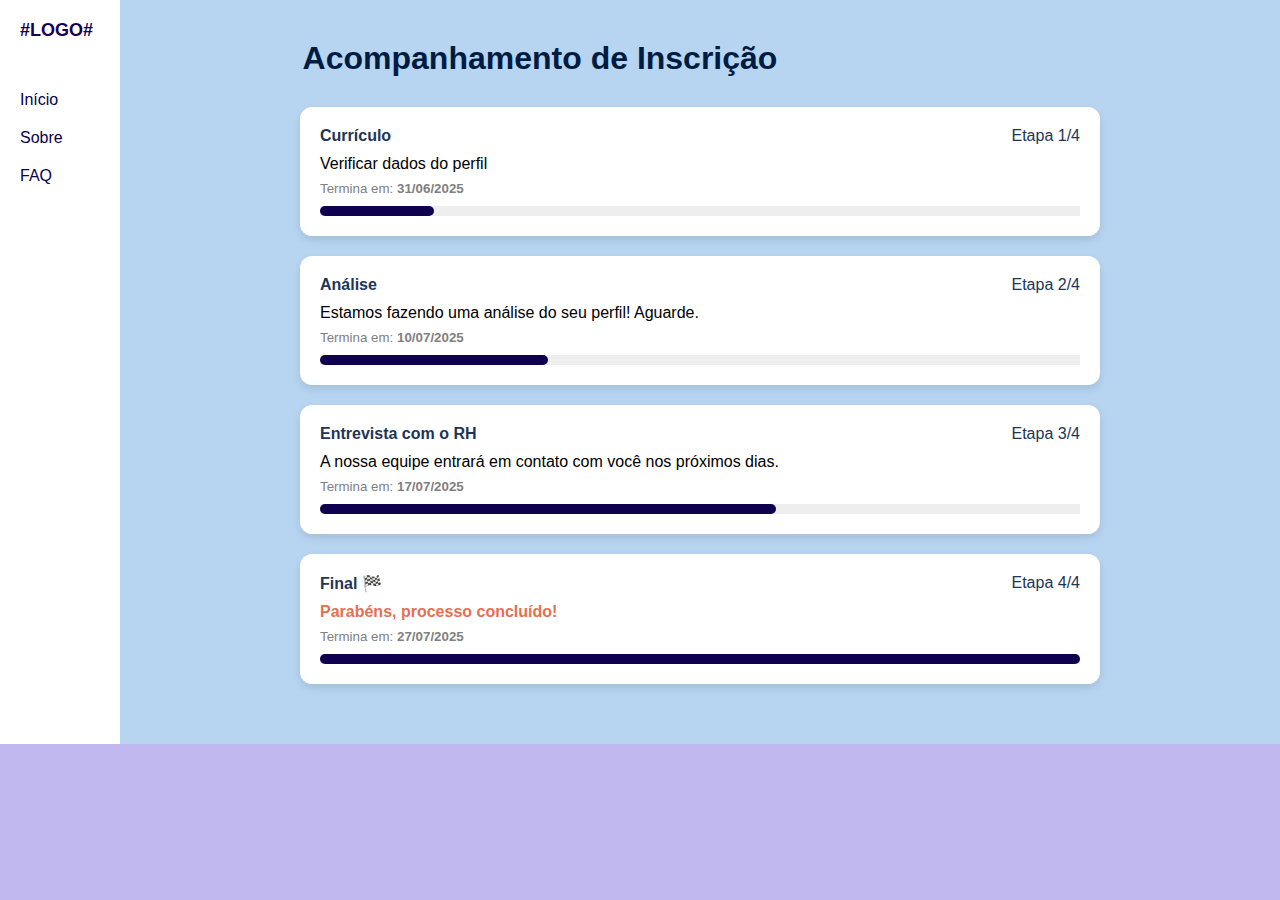
<file: acompanhar vagas/acompanhar.html>
<!DOCTYPE html>
<html lang="pt-BR">
<head>
  <meta charset="UTF-8" />
  <meta name="viewport" content="width=device-width, initial-scale=1.0" />
  <title>Acompanhamento de Inscrição</title>
  <link rel="stylesheet" href="acompanhar.css" />
</head>
<body>
  <div class="container">
    <aside class="barra-lateral">
      <div class="logo">#LOGO#</div>
      <nav>
        <ul class="menu">
          <li><a href="#">Início</a></li>
          <li><a href="#" class="ativo">Sobre</a></li>
          <li><a href="#">FAQ</a></li>
        </ul>
      </nav>
    </aside>

    <main class="conteudo">
      <h1 class="titulo">Acompanhamento de Inscrição</h1>

      <div class="etapa">
        <div class="cabecalho-etapa">
          <strong>Currículo</strong>
          <span>Etapa 1/4</span>
        </div>
        <p>Verificar dados do perfil</p>
        <small>Termina em: <strong>31/06/2025</strong></small>
        <div class="barra-progresso">
          <div class="progresso" style="width: 15%;"></div>
        </div>
      </div>

      <div class="etapa">
        <div class="cabecalho-etapa">
          <strong>Análise</strong>
          <span>Etapa 2/4</span>
        </div>
        <p>Estamos fazendo uma análise do seu perfil! Aguarde.</p>
        <small>Termina em: <strong>10/07/2025</strong></small>
        <div class="barra-progresso">
          <div class="progresso" style="width: 30%;"></div>
        </div>
      </div>

      <div class="etapa">
        <div class="cabecalho-etapa">
          <strong>Entrevista com o RH</strong>
          <span>Etapa 3/4</span>
        </div>
        <p>A nossa equipe entrará em contato com você nos próximos dias.</p>
        <small>Termina em: <strong>17/07/2025</strong></small>
        <div class="barra-progresso">
          <div class="progresso" style="width: 60%;"></div>
        </div>
      </div>

      <div class="etapa">
        <div class="cabecalho-etapa">
          <strong>Final 🏁</strong>
          <span>Etapa 4/4</span>
        </div>
        <p><span class="destaque">Parabéns, processo concluído!</span></p>
        <small>Termina em: <strong>27/07/2025</strong></small>
        <div class="barra-progresso">
          <div class="progresso" style="width: 100%;"></div>
        </div>
      </div>
    </main>
  </div>
</body>
</html>
</file>
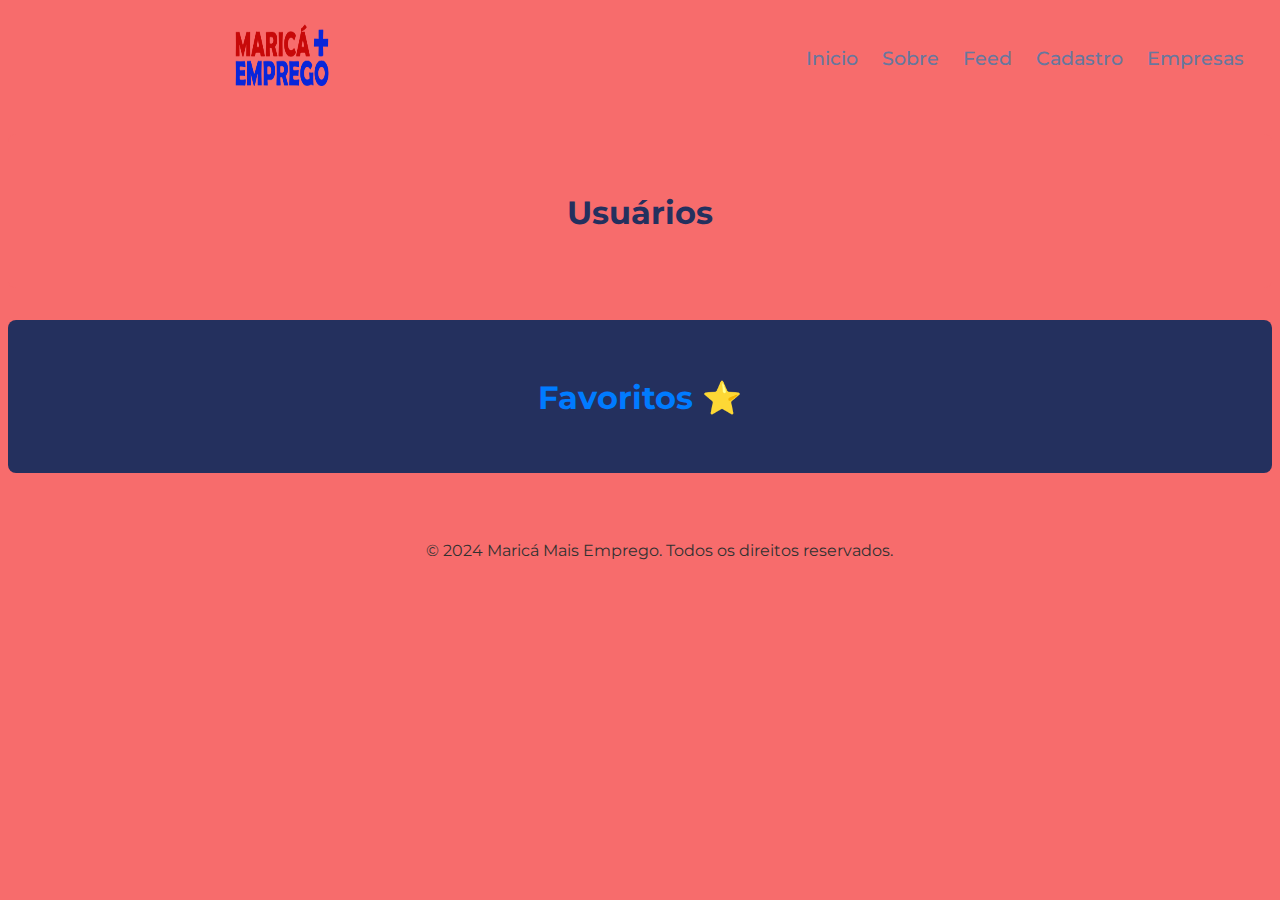
<file: feed/feed.html>
<!DOCTYPE html>
<html lang="PT-BR">
<head>
    <meta charset="UTF-8">
    <meta name="viewport" content="width=device-width, initial-scale=1.0">
    <title>Document</title>
    <link rel="stylesheet" href="feed.css">
</head>
<header>
        
        
    <div class="logo">
        <img src="./LOGO PROJETO.png" alt="LOGO" width="100px" >
    </div>
<nav id="nav">
        <button id="btn-mobile">
          Menu <span id="hamburger"></span> 
        </button>
        <ul id="menu" role="menu">
          <li><a href="/marica-mais-emprego-">Inicio</a></li>
          <li><a href="/marica-mais-emprego-">Sobre</a></li>
          <li><a href="/feed/feed.html">Feed</a></li>  
          <li><a href="/marica-mais-emprego-">Cadastro</a></li>
          <li><a href="/marica-mais-emprego-">Empresas</a></li>
            
        </ul>
      </nav>
    </header>

<body>
    <section id="usuarios">
        <h2>Usuários</h2>
        <div id="userList"></div>
    </section>
    
    <section id="favoritos">
        <h2>Favoritos ⭐</h2>
        <div id="favoriteList"></div>
    </section>
    
    <footer>
        <p>&copy; 2024 Maricá Mais Emprego. Todos os direitos reservados.</p>
    </footer>    
    

    
       
</body>
<script src="feed.js"></script> 
</html>
</file>
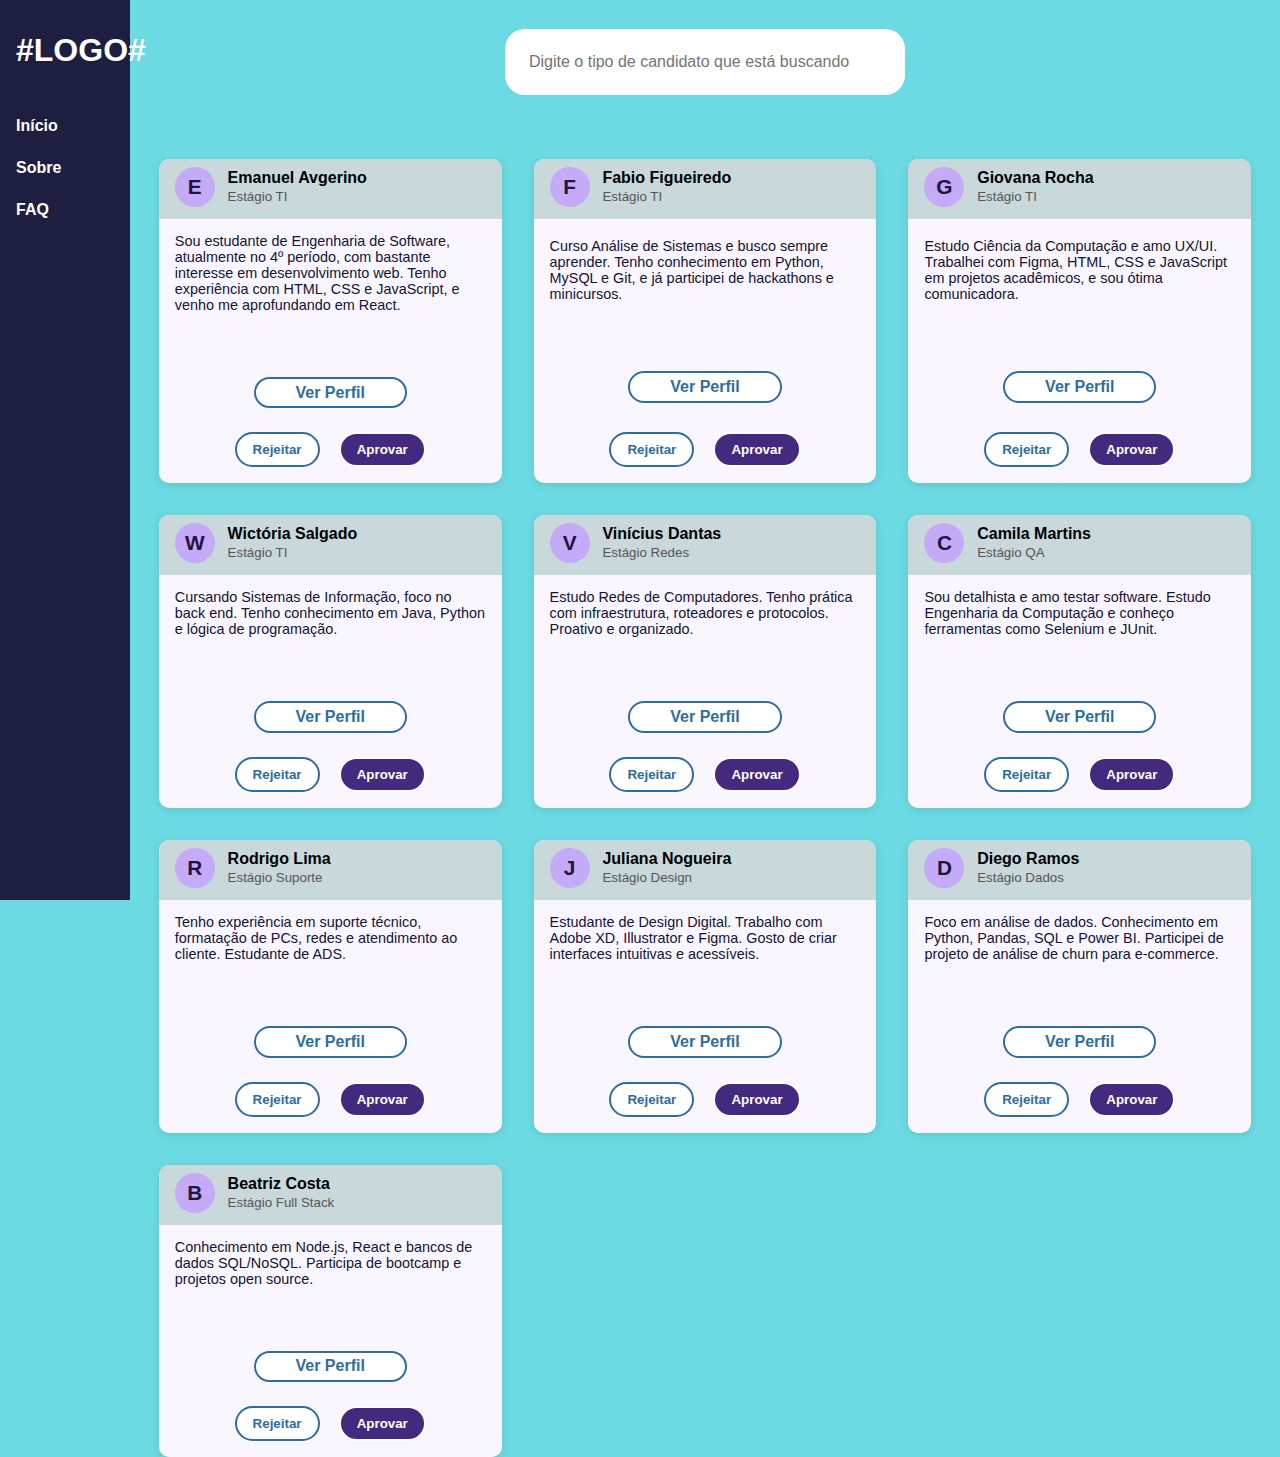
<file: tela feed/feed.html>
<!DOCTYPE html>
<html lang="pt-BR">
<head>
  <meta charset="UTF-8">
  <meta name="viewport" content="width=device-width, initial-scale=1.0">
  <title>Plataforma de Candidatos</title>
  <link rel="stylesheet" href="feed.css">
</head>
<body>
  <aside class="menu-lateral">
    <h1 class="logo">#LOGO#</h1>
    <nav class="navegacao">
      <a href="#">Início</a>
      <a href="#">Sobre</a>
      <a href="#">FAQ</a>
    </nav>
  </aside>
  <main class="conteudo-principal">
    <div class="caixa-pesquisa">
      <input type="text" placeholder="Digite o tipo de candidato que está buscando">
    </div>
    <div class="container-cartoes">
      <!-- Emanuel -->
      <div class="cartao">
        <div class="cabecalho-cartao">
          <div class="avatar">E</div>
          <div>
            <h3>Emanuel Avgerino</h3>
            <small>Estágio TI</small>
          </div>
        </div>
        <p>Sou estudante de Engenharia de Software, atualmente no 4º período, com bastante interesse em desenvolvimento web. Tenho experiência com HTML, CSS e JavaScript, e venho me aprofundando em React.</p>
        <a href="#" class="botao-link">Ver Perfil</a>
        <div class="botoes-cartao">
          <button class="botao-rejeitar">Rejeitar</button>
          <button class="botao-aprovar">Aprovar</button>
        </div>
      </div>
    
      <div class="cartao">
        <div class="cabecalho-cartao">
          <div class="avatar">F</div>
          <div>
            <h3>Fabio Figueiredo</h3>
            <small>Estágio TI</small>
          </div>
        </div>
        <p>Curso Análise de Sistemas e busco sempre aprender. Tenho conhecimento em Python, MySQL e Git, e já participei de hackathons e minicursos.</p>
        <a href="#" class="botao-link">Ver Perfil</a>
        <div class="botoes-cartao">
          <button class="botao-rejeitar">Rejeitar</button>
          <button class="botao-aprovar">Aprovar</button>
        </div>
      </div>
    
      <div class="cartao">
        <div class="cabecalho-cartao">
          <div class="avatar">G</div>
          <div>
            <h3>Giovana Rocha</h3>
            <small>Estágio TI</small>
          </div>
        </div>
        <p>Estudo Ciência da Computação e amo UX/UI. Trabalhei com Figma, HTML, CSS e JavaScript em projetos acadêmicos, e sou ótima comunicadora.</p>
        <a href="#" class="botao-link">Ver Perfil</a>
        <div class="botoes-cartao">
          <button class="botao-rejeitar">Rejeitar</button>
          <button class="botao-aprovar">Aprovar</button>
        </div>
      </div>
    
      <div class="cartao">
        <div class="cabecalho-cartao">
          <div class="avatar">W</div>
          <div>
            <h3>Wictória Salgado</h3>
            <small>Estágio TI</small>
          </div>
        </div>
        <p>Cursando Sistemas de Informação, foco no back end. Tenho conhecimento em Java, Python e lógica de programação.</p>
        <a href="#" class="botao-link">Ver Perfil</a>
        <div class="botoes-cartao">
          <button class="botao-rejeitar">Rejeitar</button>
          <button class="botao-aprovar">Aprovar</button>
        </div>
      </div>
    
      <div class="cartao">
        <div class="cabecalho-cartao">
          <div class="avatar">V</div>
          <div>
            <h3>Vinícius Dantas</h3>
            <small>Estágio Redes</small>
          </div>
        </div>
        <p>Estudo Redes de Computadores. Tenho prática com infraestrutura, roteadores e protocolos. Proativo e organizado.</p>
        <a href="#" class="botao-link">Ver Perfil</a>
        <div class="botoes-cartao">
          <button class="botao-rejeitar">Rejeitar</button>
          <button class="botao-aprovar">Aprovar</button>
        </div>
      </div>
    
      <div class="cartao">
        <div class="cabecalho-cartao">
          <div class="avatar">C</div>
          <div>
            <h3>Camila Martins</h3>
            <small>Estágio QA</small>
          </div>
        </div>
        <p>Sou detalhista e amo testar software. Estudo Engenharia da Computação e conheço ferramentas como Selenium e JUnit.</p>
        <a href="#" class="botao-link">Ver Perfil</a>
        <div class="botoes-cartao">
          <button class="botao-rejeitar">Rejeitar</button>
          <button class="botao-aprovar">Aprovar</button>
        </div>
      </div>
    
      <div class="cartao">
        <div class="cabecalho-cartao">
          <div class="avatar">R</div>
          <div>
            <h3>Rodrigo Lima</h3>
            <small>Estágio Suporte</small>
          </div>
        </div>
        <p>Tenho experiência em suporte técnico, formatação de PCs, redes e atendimento ao cliente. Estudante de ADS.</p>
        <a href="#" class="botao-link">Ver Perfil</a>
        <div class="botoes-cartao">
          <button class="botao-rejeitar">Rejeitar</button>
          <button class="botao-aprovar">Aprovar</button>
        </div>
      </div>
    
      <div class="cartao">
        <div class="cabecalho-cartao">
          <div class="avatar">J</div>
          <div>
            <h3>Juliana Nogueira</h3>
            <small>Estágio Design</small>
          </div>
        </div>
        <p>Estudante de Design Digital. Trabalho com Adobe XD, Illustrator e Figma. Gosto de criar interfaces intuitivas e acessíveis.</p>
        <a href="#" class="botao-link">Ver Perfil</a>
        <div class="botoes-cartao">
          <button class="botao-rejeitar">Rejeitar</button>
          <button class="botao-aprovar">Aprovar</button>
        </div>
      </div>
    
      <div class="cartao">
        <div class="cabecalho-cartao">
          <div class="avatar">D</div>
          <div>
            <h3>Diego Ramos</h3>
            <small>Estágio Dados</small>
          </div>
        </div>
        <p>Foco em análise de dados. Conhecimento em Python, Pandas, SQL e Power BI. Participei de projeto de análise de churn para e-commerce.</p>
        <a href="#" class="botao-link">Ver Perfil</a>
        <div class="botoes-cartao">
          <button class="botao-rejeitar">Rejeitar</button>
          <button class="botao-aprovar">Aprovar</button>
        </div>
      </div>
    
      <div class="cartao">
        <div class="cabecalho-cartao">
          <div class="avatar">B</div>
          <div>
            <h3>Beatriz Costa</h3>
            <small>Estágio Full Stack</small>
          </div>
        </div>
        <p>Conhecimento em Node.js, React e bancos de dados SQL/NoSQL. Participa de bootcamp e projetos open source.</p>
        <a href="#" class="botao-link">Ver Perfil</a>
        <div class="botoes-cartao">
          <button class="botao-rejeitar">Rejeitar</button>
          <button class="botao-aprovar">Aprovar</button>
        </div>
      </div>
    </div>
    
    </div>
  </main>
</body>
</html>
</file>
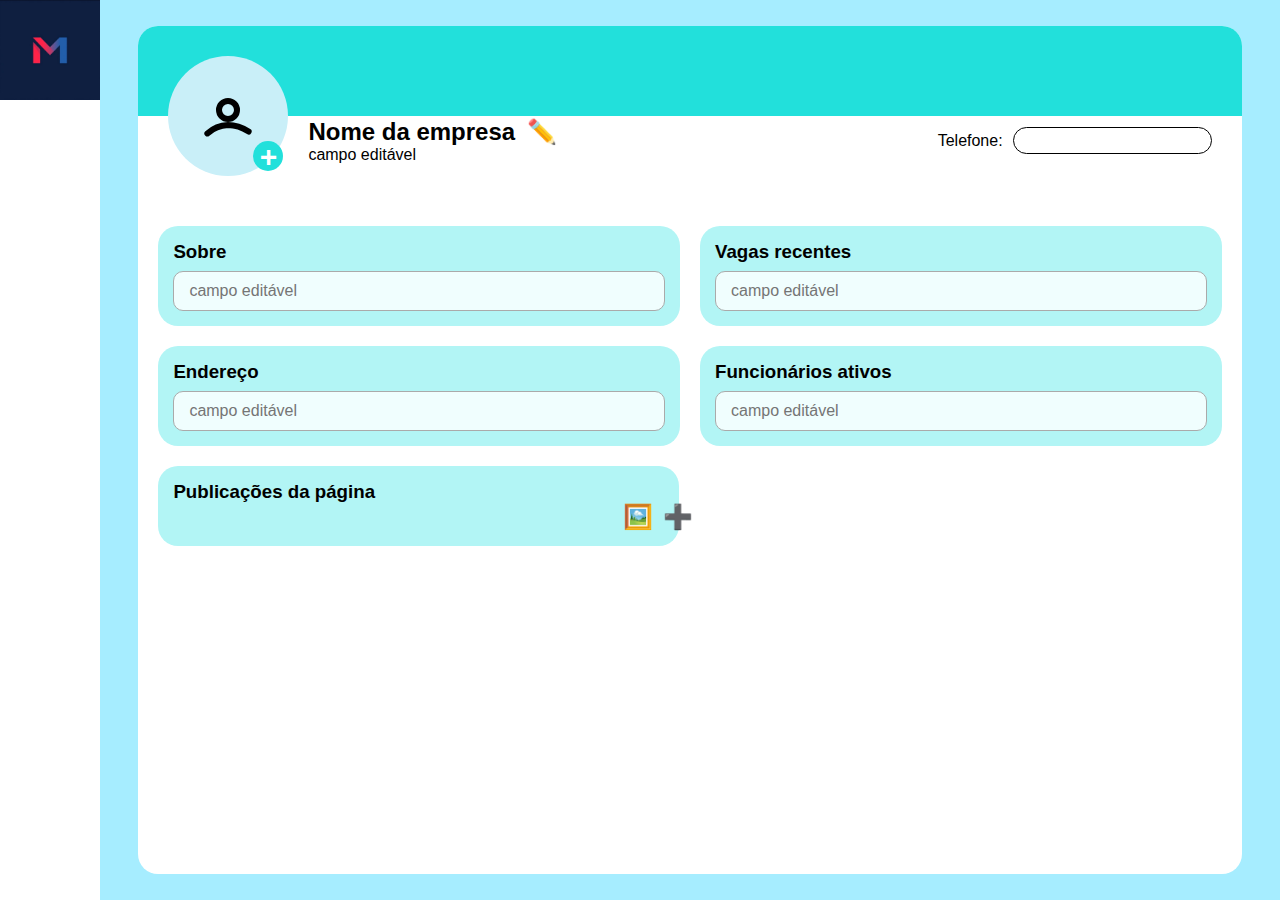
<file: tela perfil empresa/tela.html>
<!DOCTYPE html>
<html lang="pt-BR">
<head>
  <meta charset="UTF-8">
  <meta name="viewport" content="width=device-width, initial-scale=1.0">
  <title>Página da Empresa</title>
  <link rel="stylesheet" href="style.css">
</head>
<body>
  <div class="container">
    
    <aside class="sidebar">
      <div class="logo-container">
        <img src="Screenshot_20250331_163635_WhatsApp.jpg" alt="Logo" class="logo">
      </div>
    </aside>

    <main class="content">
      <section class="header">
        <div class="profile-pic"><svg xmlns="http://www.w3.org/2000/svg" fill="none" viewBox="0 0 24 24" stroke="currentColor">
            <path stroke-linecap="round" stroke-linejoin="round" stroke-width="2"
              d="M5.121 17.804A10.967 10.967 0 0112 15c2.485 0 4.77.81 6.879 2.175M15 10a3 3 0 11-6 0 3 3 0 016 0z" />
          </svg>
          <span class="add-icon">+</span>
          </div>
        <div class="company">
          <h2>Nome da empresa <span class="edit">✏️</span></h2>
          <p>campo editável</p>
        </div>
        <div class="telefone">
          <label for="telefone">Telefone:</label>
          <input type="text" id="telefone">
        </div>
      </section>

      <section class="info-grid">
        <div class="info-box"> 
          <h3>Sobre</h3>
          <input type="text" class="campo-editavel" placeholder="campo editável">
        </div>
        <div class="info-box">
          <h3>Vagas recentes</h3>
          <input type="text" class="campo-editavel" placeholder="campo editável">
        </div>
        <div class="info-box">
          <h3>Endereço</h3>
          <input type="text" class="campo-editavel" placeholder="campo editável">
        </div>
        <div class="info-box">
          <h3>Funcionários ativos</h3>
          <input type="text" class="campo-editavel" placeholder="campo editável">
        </div>
        <div class="info-box full">
          <h3>Publicações da página</h3>
          <div class="post-icons">
            <span class="icon">🖼️</span>
            <span class="icon add">➕</span>
          </div>
        </div>
      </section>
    </main>
  </div>
</body>
</html>
</file>
<file: acompanhar vagas/acompanhar.css>
* {
  box-sizing: border-box;
  margin: 0;
  padding: 0;
  font-family: sans-serif;
}

body {
  background-color: #c1b8f0;
}

.container {
  display: flex;
}

.barra-lateral {
  background-color: #ffffff;
  color: rgb(22, 0, 82);
  width: 120px;
  padding: 20px;
  display: flex;
  flex-direction: column;
  gap: 20px;
}

.logo {
  font-weight: bold;
  font-size: 18px;
  margin-bottom: 30px;
}

.menu {
  list-style: none;
  padding: 0;
}

.menu li {
  margin-bottom: 20px;
}

.menu a {
  color: rgb(8, 0, 77);
  text-decoration: none;
  font-weight: 500;
}


.conteudo {
  flex-grow: 1;
  padding: 40px;
  background-color: #b7d4f1;
  display: flex;
  flex-direction: column;
  align-items: center;
}

h1 {
  margin-bottom: 30px;
  color: #001e49;
}
.titulo {
  padding-right: 320px;
  margin-bottom: 30px;
  color: #001c42;
}

.etapa {
  background-color: white;
  padding: 20px;
  border-radius: 12px;
  box-shadow: 0 4px 8px rgba(0, 0, 0, 0.1);
  margin-bottom: 20px;
  width: 100%;   
  max-width: 800px;
}


.cabecalho-etapa {
  display: flex;
  justify-content: space-between;
  margin-bottom: 10px;
  color: #1d3557;
}

.etapa p {
  margin-bottom: 8px;
}

.etapa small {
  display: block;
  margin-bottom: 10px;
  color: gray;
}

.barra-progresso {
  background-color: #eee;
  border-radius: 10 px;
  height: 10px;
  overflow: hidden;
}

.progresso {
  background-color: #0f014e;
  height: 100%;
  border-radius: 10px;
}

.destaque {
  color: #e76f51;
  font-weight: bold;
}
</file>
<file: feed/feed.css>
@import url('https://fonts.googleapis.com/css2?family=Epilogue:ital,wght@0,100..900;1,100..900&family=Montserrat:ital,wght@0,100..900;1,100..900&display=swap');

body{
    background-color: #F76C6C;
}
header {
    display: flex;
    justify-content: center;
    color: #68779E;
    padding: 1rem;
    font-family: "Montserrat";
    font-weight: 500;
    heigth: 70px;
}

header > div {
    width: 100%;
    display: flex;
    justify-content: flex-start;
}

.logo {
    display: flex;
    justify-content: flex-start;
    padding-left: 13rem;
}

#menu {
    display: flex;
    justify-content: flex-end;
    list-style: none;
    padding-left: 4.5rem;
    padding-top: 0.4em;
    width: 32rem;
}

#menu li {
    
    margin:0 12px;
}

a {
    color: #68779E;
    font-family: "Montserrat";
}

a:hover {
    background: #ffa500
}
 
#menu a {
  display: block;
  text-decoration: none;
  font-size: 1.2rem;
    
}

#btn-mobile {
  display: none;
}

@media (max-width: 600px) {
  #menu {
    display: block;
    position: absolute;
    width: 100%;
    top: 70px;
    right: 0px;
    background: #e7e7e7;
    transition: 0.6s;
    z-index: 1000;
    height: 0px;
    visibility: hidden;
    overflow-y: hidden;
  }
  #nav.active #menu {
    height: calc(100vh - 70px);
    visibility: visible;
    overflow-y: auto;
  }
  #menu a {
    padding: 1rem 0;
    margin: 0 1rem;
    border-bottom: 2px solid rgba(0, 0, 0, 0.05);
  }
  #btn-mobile {
    display: flex;
    padding: 0.5rem 1rem;
    font-size: 1rem;
    border: none;
    background: none;
    cursor: pointer;
    gap: 0.5rem;
  }
  #hamburger {
    border-top: 2px solid;
    width: 20px;
  }
  #hamburger::after,
  #hamburger::before {
    content: '';
    display: block;
    width: 20px;
    height: 2px;
    background: currentColor;
    margin-top: 5px;
    transition: 0.3s;
    position: relative;
  }
  #nav.active #hamburger {
    border-top-color: transparent;
  }
  #nav.active #hamburger::before {
    transform: rotate(135deg);
  }
  #nav.active #hamburger::after {
    transform: rotate(-135deg);
    top: -7px;
  }
}

#usuarios {
    padding: 2rem;
    background-color: #F76C6C;
    border-radius: 8px;
    margin: 2rem 0;
    font-family: "Montserrat";
}

#usuarios h2 {
    text-align: center;
    font-size: 2rem;
    margin-bottom: 1.5rem;
    color: #24305E;
}

#userList {
    display: grid;
    grid-template-columns: 1fr 1fr 1fr;
    gap: 2rem;
}

.user {
    background-color: white;
    padding: 1.5rem;
    border-radius: 8px;
    box-shadow: 0 4px 8px rgba(0, 0, 0, 0.1);
    transition: transform 0.3s ease;
}

.user:hover {
    transform: translateY(-5px);
}

.user h3 {
    font-size: 1.5rem;
    margin-bottom: 1rem;
    color: #24305E;
}

.user p {
    font-size: 1rem;
    color: #555;
    margin: 0.5rem 0;
}

.user p strong {
    color: #333;
}

@media (max-width: 768px) {
    #userList {
        grid-template-columns: 1fr 1fr;
    }
}

@media (max-width: 480px) {
    #userList {
        grid-template-columns: 1fr;
    }
}

#favoritos {
    padding: 2rem;
    background-color: #24305E;
    border-radius: 8px;
    margin: 2rem 0;
    font-family: "Montserrat";
}

#favoriteList {
    display: flex;
    flex-direction: column;
    gap: 10px;
}

#favoritos h2 {
    text-align: center;
    font-size: 2rem;
    margin-bottom: 1.5rem;
    color: #007BFF;
}

.favorite-btn {
    background-color: transparent;
    border: none;
    cursor: pointer;
    font-size: 1.5rem;
    color: #ffcc00;
    margin-top: 1rem;
    transition: transform 0.2s;
}

.favorite-btn:hover {
    transform: scale(1.2);
}

footer {
    background-color: #F76C6C;
    color: rgb(49, 49, 49);
    text-align: center;
    padding: 1.2rem;
    position: relative;
    bottom: 0;
    width: 100%;
    font-family: "Montserrat";
}
</file>
<file: tela feed/feed.css>
* {
    box-sizing: border-box;
    margin: 0;
    padding: 0;
    font-family: Arial, sans-serif;
  }
  
  body {
    display: flex;
    height: 100vh;
    background-color: #6bdae2;
  }

  .menu-lateral {
    width: 130px;
    background-color: #1e1e40;
    color: white;
    padding: 2rem 1rem;
  }
  
  .logo {
    margin-bottom: 3rem;
    text-align: center;
  }
  
  .navegacao a {
    display: block;
    margin-bottom: 1.5rem;
    color: white;
    text-decoration: none;
    font-weight: bold;
  }
  
  .conteudo-principal {
    flex: 1;
    padding: 1.8rem;
  }
  
  .caixa-pesquisa {
    width: 100%;
    max-width: 400px;
    margin: 0 auto 4rem;
  }
  
  .caixa-pesquisa input {
    width: 100%;
    padding: 1.5rem;
    border-radius: 20px;
    border: none;
    font-size: 1rem;
  }
  

  .container-cartoes {
    display: grid;
    grid-template-columns: repeat(auto-fit, minmax(250px, 1fr));
    gap: 2rem;
  }
  
  .cartao {
    background-color: #f9f6ff;
    border-radius: 10px;
    padding: 1rem;
    box-shadow: 0 2px 8px rgba(0, 0, 0, 0.1);
    display: flex;
    flex-direction: column;
    justify-content: space-between;
    gap: 1rem;
    
    

  }
  
  .cabecalho-cartao {
    display: flex;
    align-items: center;
    margin-bottom: 10px;
  }
  
  .avatar {
    background-color: #c4aaf7;
    color: #1f1542;
    font-weight: bold;
    font-size: 1.3rem;
    border-radius: 50%;
    width: 40px;
    height: 40px;
    display: flex;
    align-items: center;
    justify-content: center;
    margin-right: 0.8rem;
  }
  
  .cartao h3 {
    font-size: 1rem;
    margin: 0;
  }
  
  .cartao small {
    color: #555;
  }
  
  .cartao p {
    font-size: 0.9rem;
    color: #13133a;
  }
  
  .botoes-cartao {
    display: flex;
    justify-content: center;
    gap: 1.2rem;
    margin-top: 0.5rem;
  }
  
  .botao-ver-perfil {
    margin-top: auto;
    align-self: flex-start;
  }
  
  .cartao button,
  .cartao a {
    padding: 0.5rem 1rem;
    border-radius: 50px;
    font-weight: bold;
    cursor: pointer;
    text-decoration:none;
  }

  .botao-aprovar {
    background-color: #432a7e;
    color: white;
    border: 2px solid #ffffff;
  }
  .botao-rejeitar {
    background-color: #ffffff;
    color:  #2f6da0;
    border: 2px solid  #2f6da0; 
  }

.cartao .botao-link {
    width: auto !important;
    display: inline-flex !important;
    justify-content: center;
    align-items: center;
    text-align: center;
    align-self: center !important;
    margin-top: 3rem !important;
    padding: 0.3rem 2.5rem !important;
    font-size: 1.0rem !important;
    background-color: white;
    border: 2px solid #2f6da0;
    color: #2f6da0;
    border-radius: 50px;
    font-weight: bold;
    cursor: pointer;
    text-decoration: none;
  }
.cartao {
    position: relative;   
    overflow: hidden;     
    padding-top: 0.5rem;      
  }
  
  .cartao::before {
    content: '';
    position: absolute;
    top: 0;
    left: 0;
    width: 100%;
    height: 60px;                     
    background-color: #b2cacaad;      
    border-top-left-radius: 10px;    
    border-top-right-radius: 10px;
  }

  .cabecalho-cartao > * {
    position: relative;
    z-index: 1;
  }
</file>
<file: tela perfil empresa/style.css>
* {
    margin: 0;
    padding: 0;
    box-sizing: border-box;
    font-family: Arial, sans-serif;
  }
  
  body {
    background-color: #a6edff;
  }
  
  .container {
    display: flex;
    height: 100vh;
  }
  
  .sidebar {
    background-color: #ffffff;
    width: auto;
    display: flex;
    flex-direction: column;
    align-items: center;
    padding-top: 0px;
  }
  
  .logo-container {
    margin-bottom: 20px;
  }
  
  .sidebar .logo {
    width: 100px;
    height:auto ;
  }
  
  .content {
    flex-grow: 1;
    background-color: rgb(255, 255, 255);
    border-radius: 20px 20px 20px 20px;
    margin: 2% 3%;
    display: flex;
    flex-direction: column;
    padding: px;
  }

  .header {
    position: relative;
    padding: 30px;
    border-radius: px;
    display: flex;
    align-items: center;
    gap: 20px;
    background-color: transparent;
    overflow: hidden;
    padding-top: 30px;
  }
  
  .header::before {
    content: "";
    position: absolute;
    top: 0;
    left: 0;
    width: 100%;
    height: 50%;
    background-color: #22e0db;
    z-index: 0;
    border-radius: 20px 20px 0 0;
  }
  
  .header > * {
    position: relative;
    z-index: 1;
  }
  
  .profile-pic {
    width: 120px;
    height: auto;
    background-color: #c9eff8;
    border-radius: 50%;
  }
  
  .company {
    flex-grow: 1;
    padding-top: 50px;
  }

  .telefone {
    display: flex;
    align-items: center;
    padding-top: 50px;
    
  }
  
  .telefone input {
    margin-left: 10px;
    border: 1px solid #000;
    border-radius: 20px;
    padding: 5px 10px;
  }
  
  .info-grid {
    display: flex;
    flex-wrap: wrap;
    gap: 20px;
    margin-top: 20px;
    padding-left: 20px;
    padding-right: 20px;
    height: 300px;
  }
  
  .info-box {
    background-color: #b2f5f5;
    padding: 15px;
    border-radius: 20px;
    flex: 1 1 calc(50% - 20px);
    min-width: 250px;
    
  }
  
  .full {
    width: 49%;
    flex: 0 0 auto;
    height: 80px;
  }
  
  .edit {
    cursor: pointer;
    margin-left: 5px;
  }
  
  .post-icons {
    display: flex;
    align-items: center;
    gap: 10px;
    padding-left: 450px;
  }
  
  .icon {
    font-size: 24px;
    cursor: pointer;
  }
  
  .profile-pic {
    position: relative;
    width: 120px;
    height: 120px;
    background-color: #c9eff8;
    border-radius: 50%;
    display: flex;
    justify-content: center;
    align-items: center;
  }
  
  .profile-pic svg {
    width: 60%;
    height: 60%;
  }
  
  .add-icon {
    position: absolute;
    bottom: 5px;
    right: 5px;
    background-color: #22e0db;
    color: #fff;
    font-size: 30px;
    width: 30px;
    height: 30px;
    border-radius: 50%;
    text-align: center;
    line-height: 32px;
    font-weight: bold;
    cursor: pointer;
  }

  .campo-editavel {
    width: 100%;
    padding: 10px 15px;
    border: 1px solid #aaa;
    border-radius: 10px;
    font-size: 16px;
    margin-top: 8px;
    background-color: #f0fefe;
    transition: border-color 0.3s;
  }
  
  .campo-editavel:focus {
    border-color: #22bebe;
    outline: none;
    background-color: #ffffff;
  }
</file>
